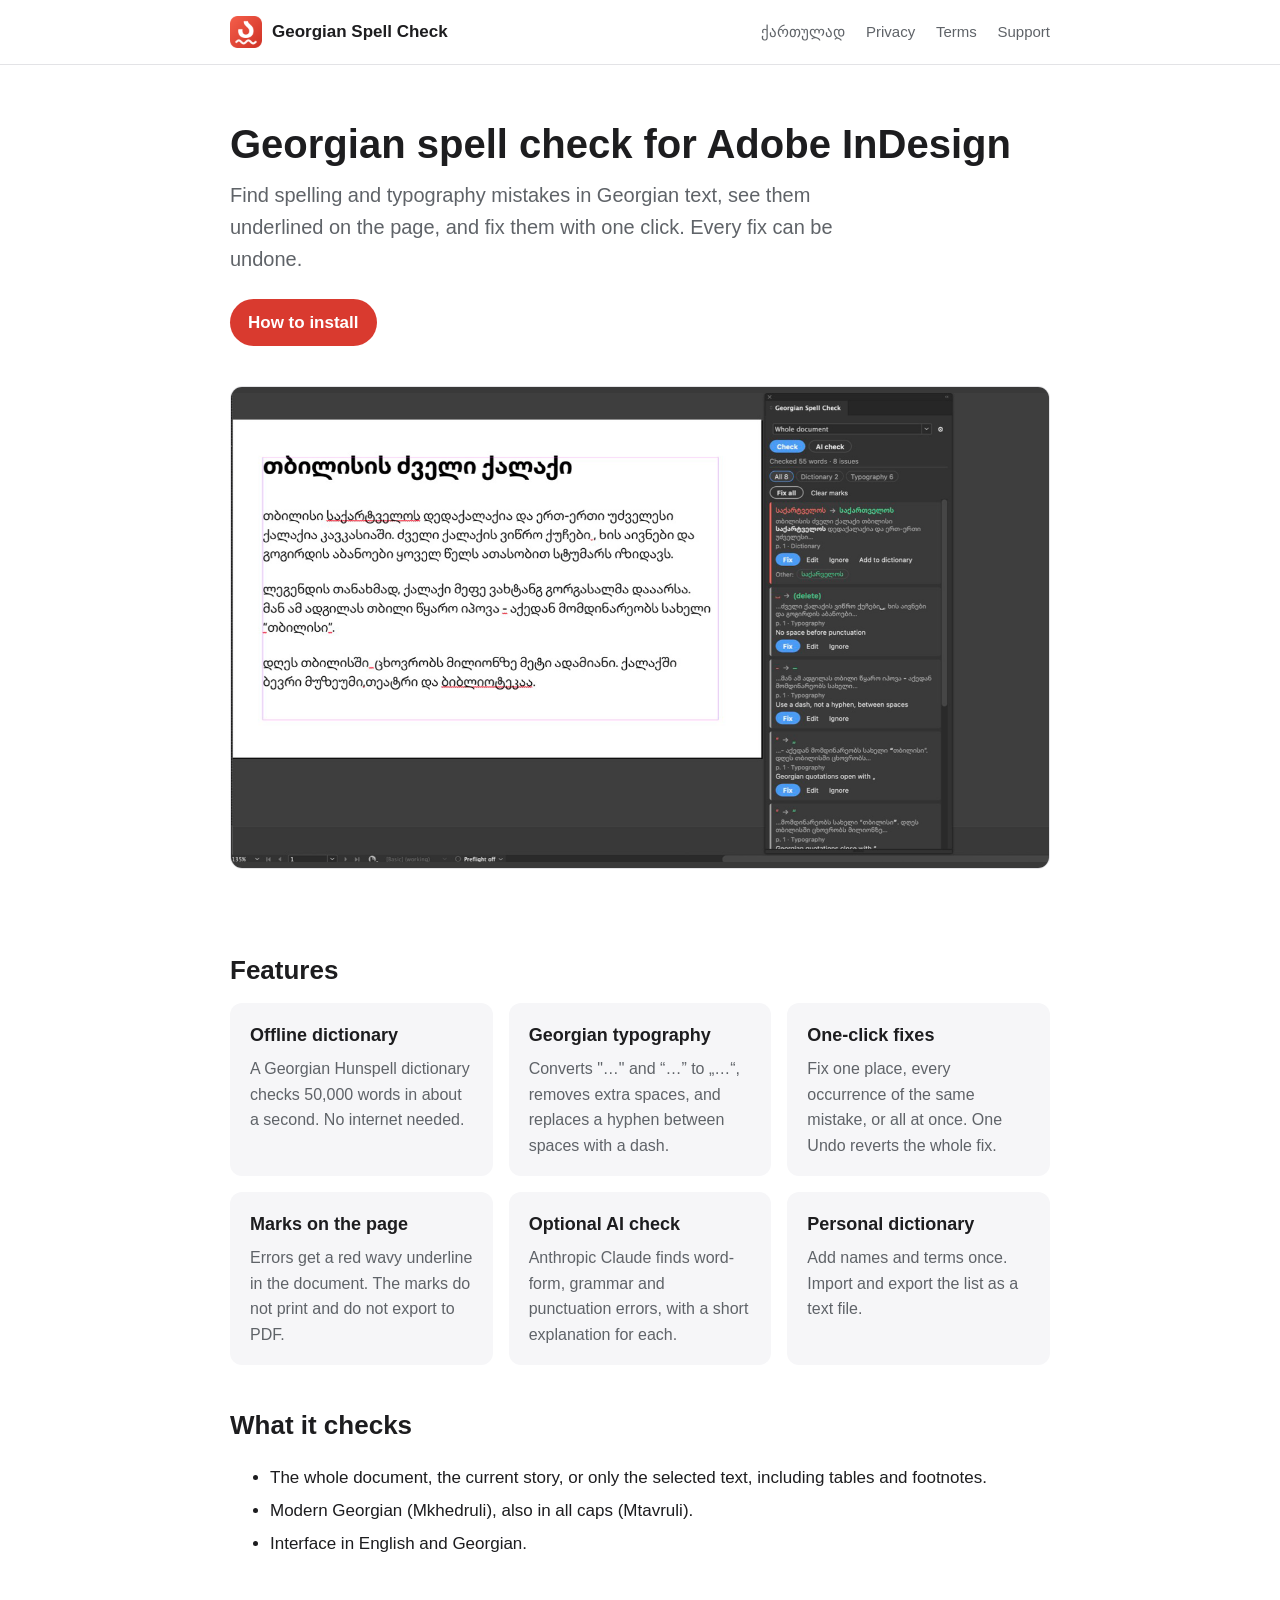
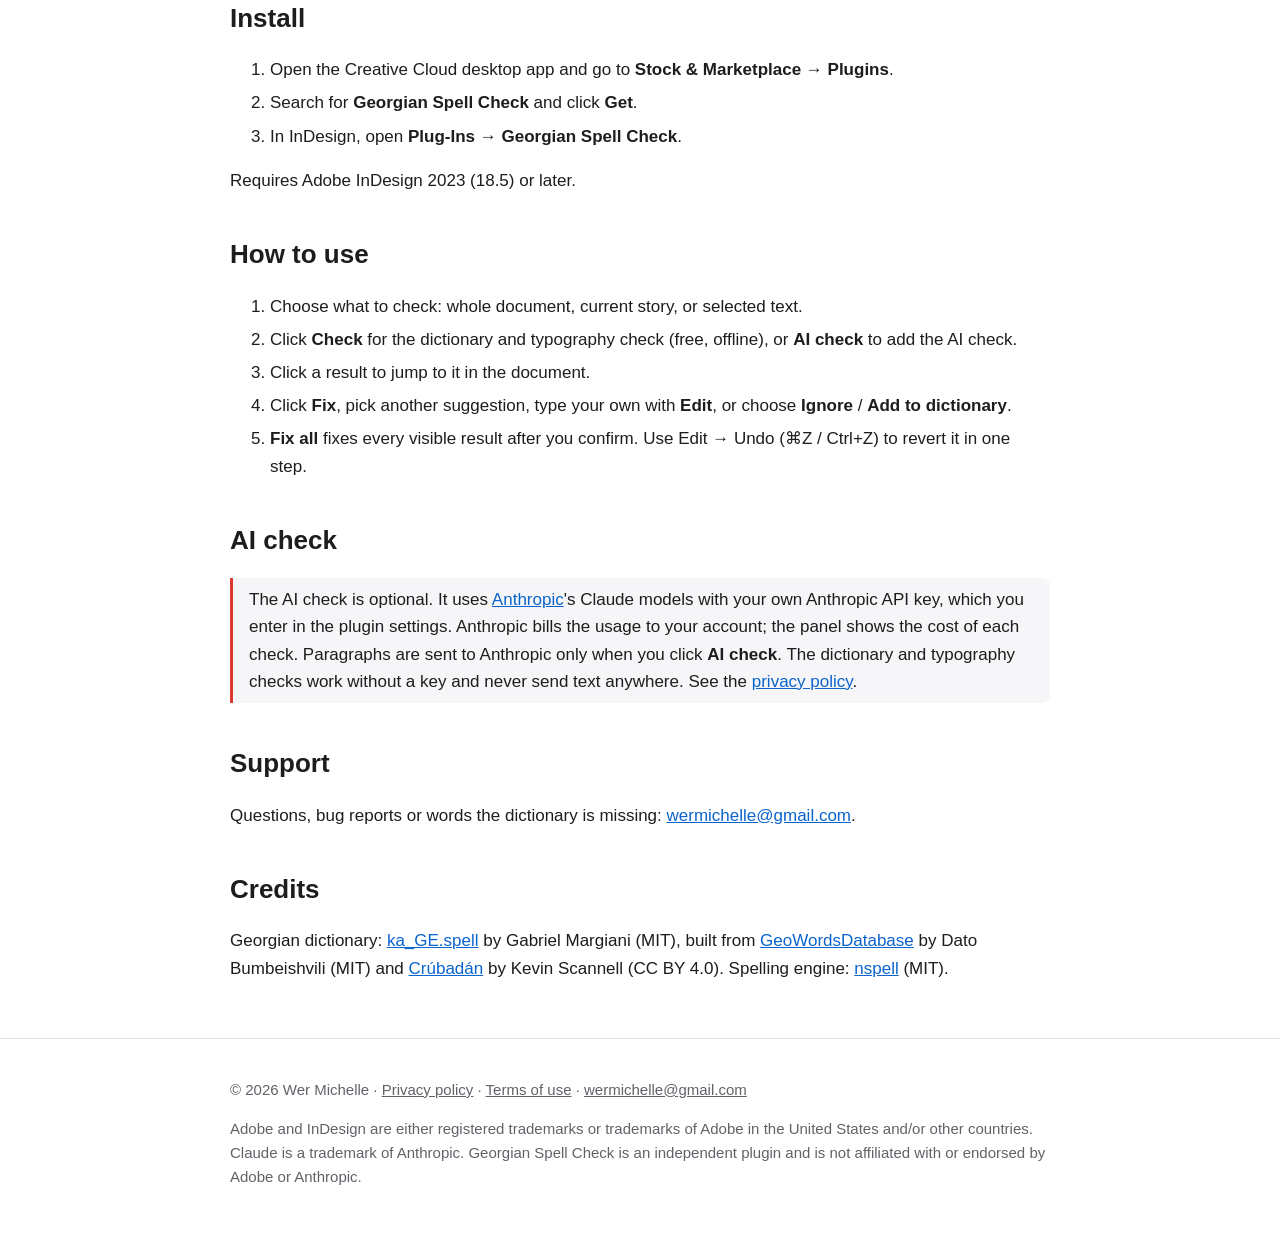
<file: index.html>
<!DOCTYPE html>
<html lang="en">
  <head>
    <meta charset="utf-8" />
    <meta name="viewport" content="width=device-width, initial-scale=1" />
    <title>Georgian Spell Check for Adobe InDesign</title>
    <meta name="description" content="Spelling and typography checker for Georgian text in Adobe InDesign: offline dictionary, Georgian quotes and dashes, optional AI check, one-click fixes." />
    <link rel="icon" href="assets/icon-96.png" />
    <link rel="stylesheet" href="style.css" />
  </head>
  <body>
    <header>
      <div class="wrap">
        <a class="brand" href="./"><img src="assets/icon-96.png" alt="" />Georgian Spell Check</a>
        <nav>
          <a href="ka.html" lang="ka">ქართულად</a>
          <a href="privacy.html">Privacy</a>
          <a href="terms.html">Terms</a>
          <a href="#support">Support</a>
        </nav>
      </div>
    </header>

    <main class="wrap">
      <section class="hero">
        <h1>Georgian spell check for Adobe InDesign</h1>
        <p>Find spelling and typography mistakes in Georgian text, see them underlined on the page, and fix them with one click. Every fix can be undone.</p>
        <a class="badge" href="#install">How to install</a>
      </section>

      <img class="shot" src="assets/screenshot-1.png" alt="The Georgian Spell Check panel next to an InDesign page with errors underlined in red" />

      <h2>Features</h2>
      <div class="grid">
        <div class="card"><h3>Offline dictionary</h3><p>A Georgian Hunspell dictionary checks 50,000 words in about a second. No internet needed.</p></div>
        <div class="card"><h3>Georgian typography</h3><p>Converts "…" and “…” to „…“, removes extra spaces, and replaces a hyphen between spaces with a dash.</p></div>
        <div class="card"><h3>One-click fixes</h3><p>Fix one place, every occurrence of the same mistake, or all at once. One Undo reverts the whole fix.</p></div>
        <div class="card"><h3>Marks on the page</h3><p>Errors get a red wavy underline in the document. The marks do not print and do not export to PDF.</p></div>
        <div class="card"><h3>Optional AI check</h3><p>Anthropic Claude finds word-form, grammar and punctuation errors, with a short explanation for each.</p></div>
        <div class="card"><h3>Personal dictionary</h3><p>Add names and terms once. Import and export the list as a text file.</p></div>
      </div>

      <h2>What it checks</h2>
      <ul>
        <li>The whole document, the current story, or only the selected text, including tables and footnotes.</li>
        <li>Modern Georgian (Mkhedruli), also in all caps (Mtavruli).</li>
        <li>Interface in English and Georgian.</li>
      </ul>

      <h2 id="install">Install</h2>
      <ol>
        <li>Open the Creative Cloud desktop app and go to <strong>Stock &amp; Marketplace → Plugins</strong>.</li>
        <li>Search for <strong>Georgian Spell Check</strong> and click <strong>Get</strong>.</li>
        <li>In InDesign, open <strong>Plug-Ins → Georgian Spell Check</strong>.</li>
      </ol>
      <p>Requires Adobe InDesign 2023 (18.5) or later.</p>

      <h2>How to use</h2>
      <ol>
        <li>Choose what to check: whole document, current story, or selected text.</li>
        <li>Click <strong>Check</strong> for the dictionary and typography check (free, offline), or <strong>AI check</strong> to add the AI check.</li>
        <li>Click a result to jump to it in the document.</li>
        <li>Click <strong>Fix</strong>, pick another suggestion, type your own with <strong>Edit</strong>, or choose <strong>Ignore</strong> / <strong>Add to dictionary</strong>.</li>
        <li><strong>Fix all</strong> fixes every visible result after you confirm. Use Edit → Undo (⌘Z / Ctrl+Z) to revert it in one step.</li>
      </ol>

      <h2>AI check</h2>
      <p class="note">The AI check is optional. It uses <a href="https://www.anthropic.com/">Anthropic</a>'s Claude models with your own Anthropic API key, which you enter in the plugin settings. Anthropic bills the usage to your account; the panel shows the cost of each check. Paragraphs are sent to Anthropic only when you click <strong>AI check</strong>. The dictionary and typography checks work without a key and never send text anywhere. See the <a href="privacy.html">privacy policy</a>.</p>

      <h2 id="support">Support</h2>
      <p>Questions, bug reports or words the dictionary is missing: <a href="mailto:wermichelle@gmail.com">wermichelle@gmail.com</a>.</p>

      <h2>Credits</h2>
      <p>Georgian dictionary: <a href="https://github.com/gamag/ka_GE.spell">ka_GE.spell</a> by Gabriel Margiani (MIT), built from <a href="https://github.com/bumbeishvili/GeoWordsDatabase">GeoWordsDatabase</a> by Dato Bumbeishvili (MIT) and <a href="http://crubadan.org/">Crúbadán</a> by Kevin Scannell (CC BY 4.0). Spelling engine: <a href="https://github.com/wooorm/nspell">nspell</a> (MIT).</p>
    </main>

    <footer>
      <div class="wrap">
        <p>© 2026 Wer Michelle · <a href="privacy.html">Privacy policy</a> · <a href="terms.html">Terms of use</a> · <a href="mailto:wermichelle@gmail.com">wermichelle@gmail.com</a></p>
        <p>Adobe and InDesign are either registered trademarks or trademarks of Adobe in the United States and/or other countries. Claude is a trademark of Anthropic. Georgian Spell Check is an independent plugin and is not affiliated with or endorsed by Adobe or Anthropic.</p>
      </div>
    </footer>
  </body>
</html>
</file>
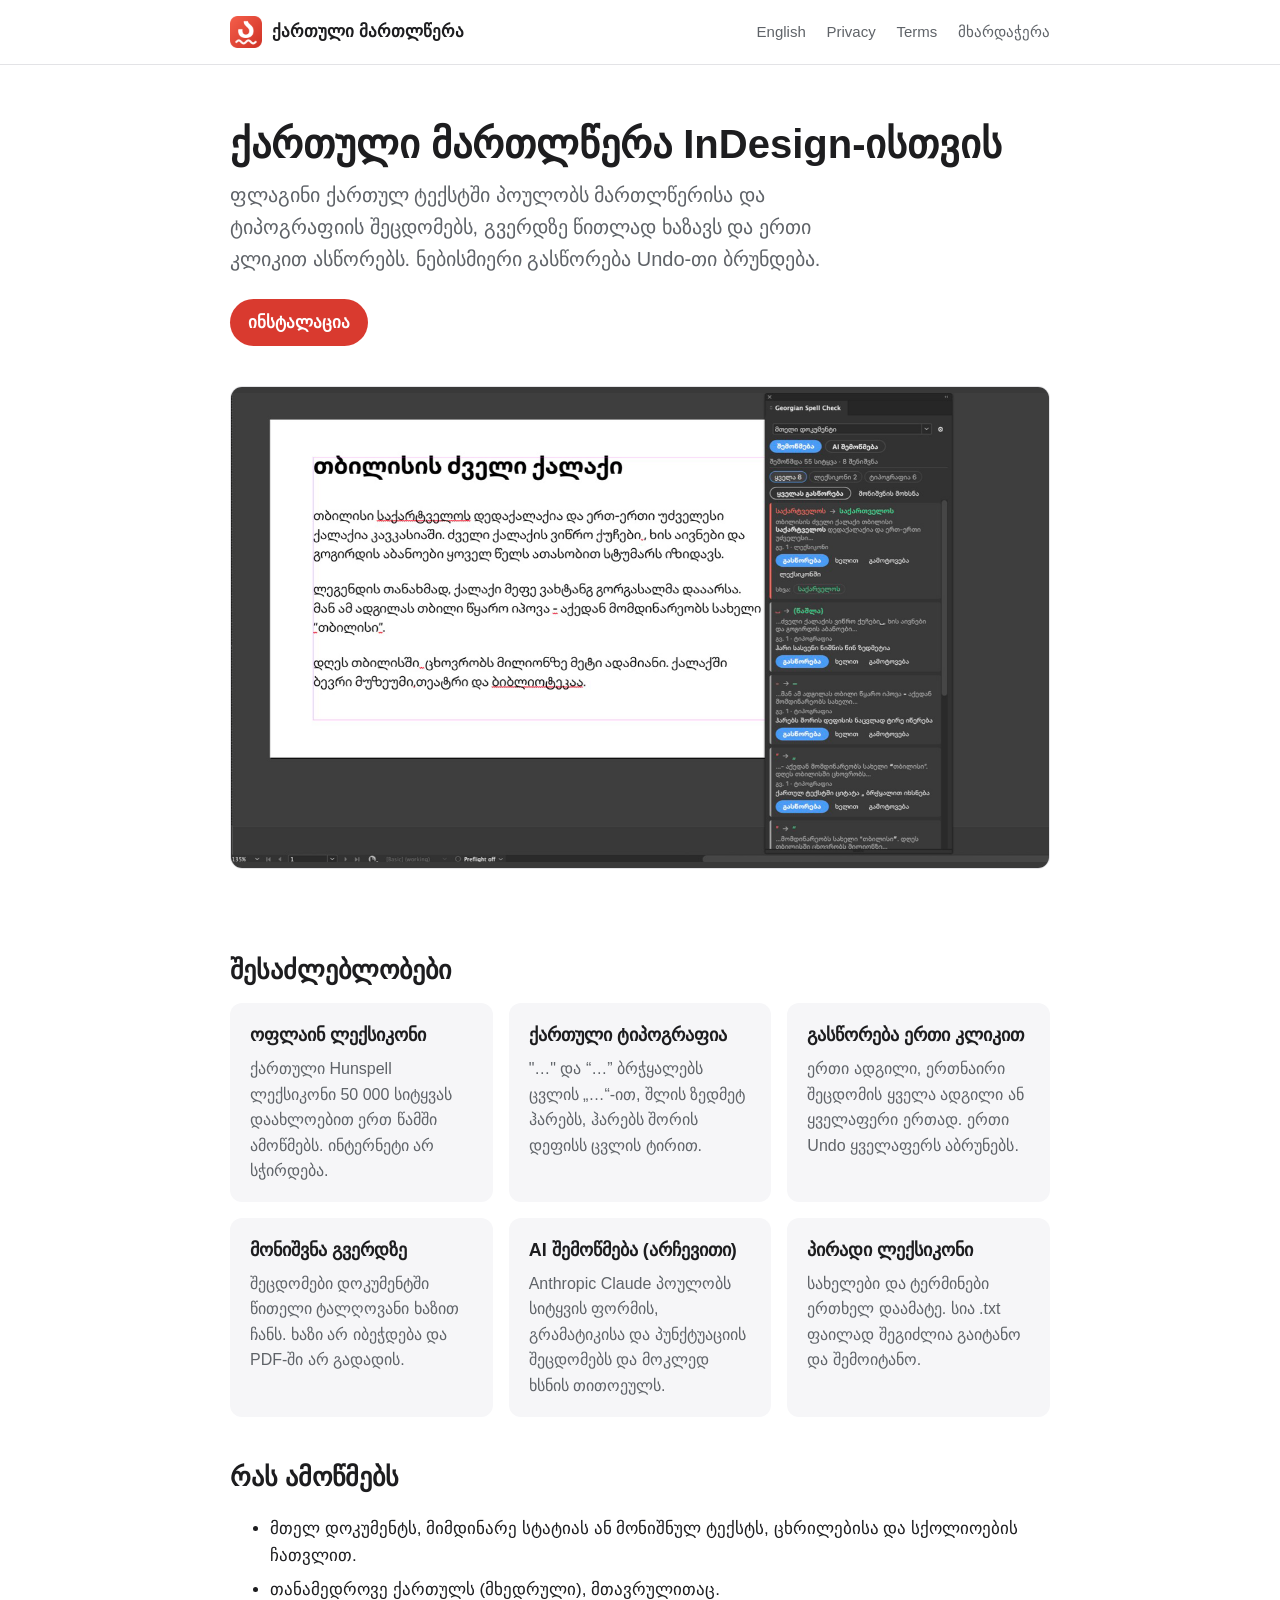
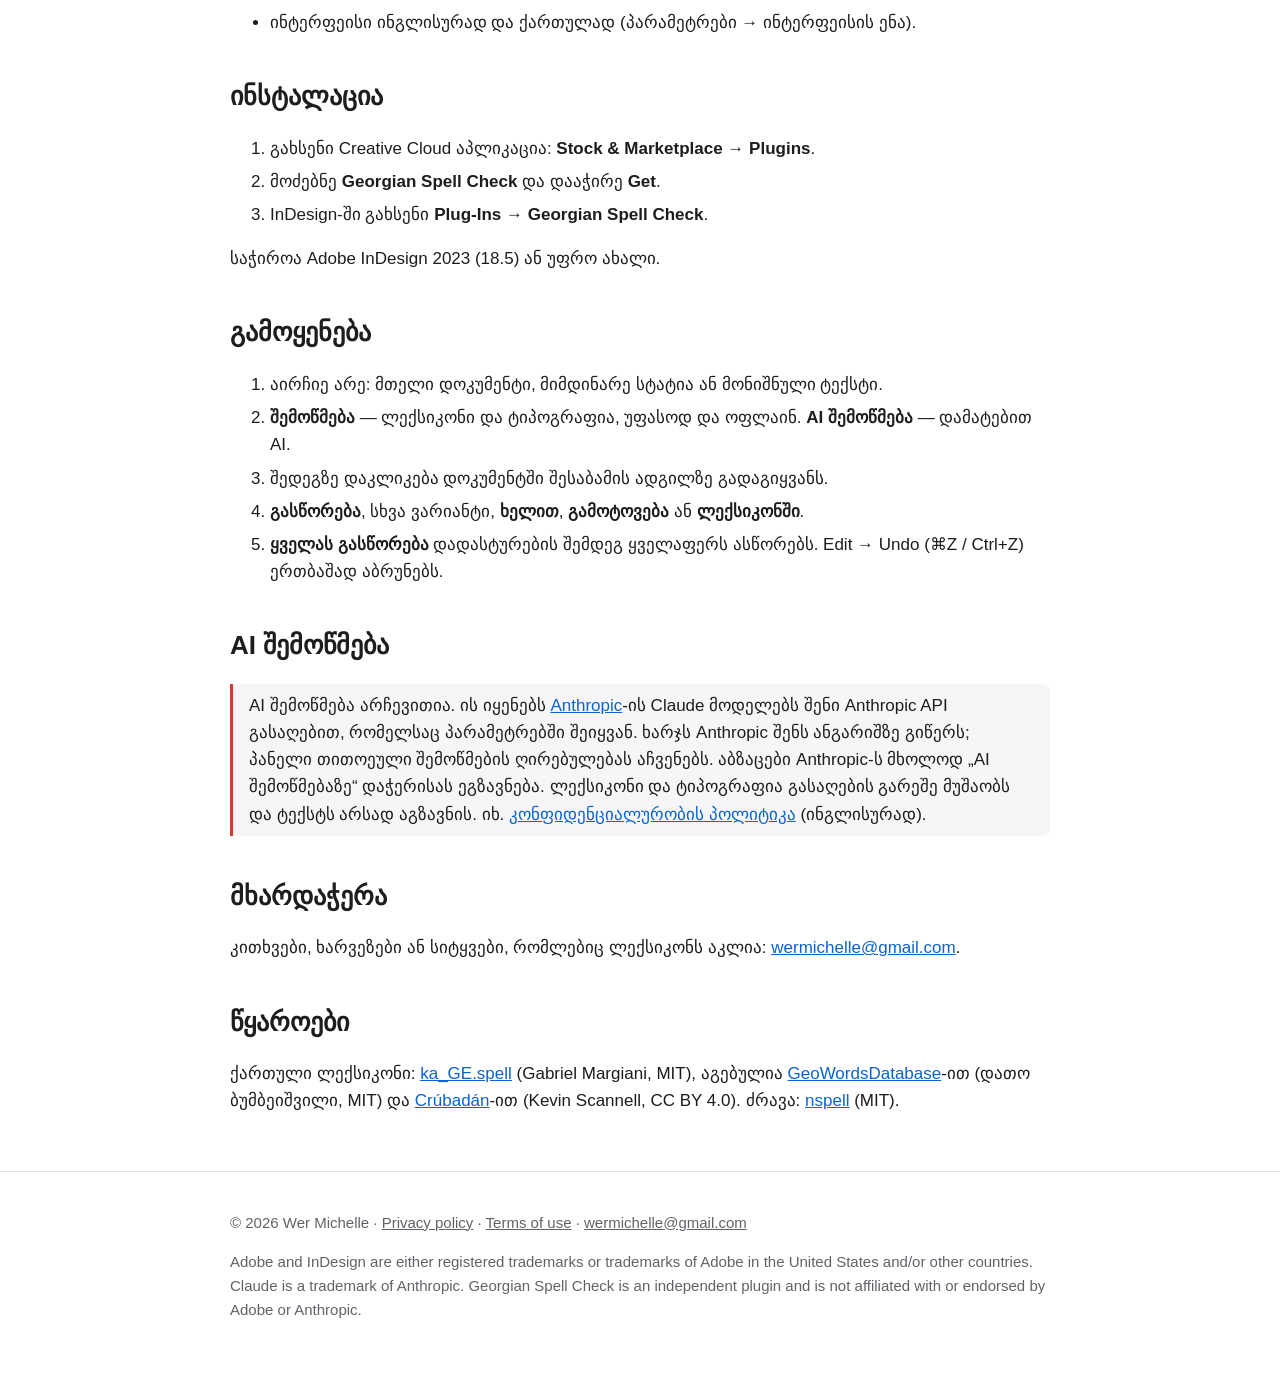
<file: ka.html>
<!DOCTYPE html>
<html lang="ka">
  <head>
    <meta charset="utf-8" />
    <meta name="viewport" content="width=device-width, initial-scale=1" />
    <title>ქართული მართლწერა — Adobe InDesign-ის ფლაგინი</title>
    <meta name="description" content="ქართული ტექსტის მართლწერისა და ტიპოგრაფიის შემოწმება Adobe InDesign-ში: ოფლაინ ლექსიკონი, ქართული ბრჭყალები და ტირე, AI შემოწმება, გასწორება ერთი კლიკით." />
    <link rel="icon" href="assets/icon-96.png" />
    <link rel="stylesheet" href="style.css" />
  </head>
  <body>
    <header>
      <div class="wrap">
        <a class="brand" href="ka.html"><img src="assets/icon-96.png" alt="" />ქართული მართლწერა</a>
        <nav>
          <a href="./" lang="en">English</a>
          <a href="privacy.html">Privacy</a>
          <a href="terms.html">Terms</a>
          <a href="#support">მხარდაჭერა</a>
        </nav>
      </div>
    </header>

    <main class="wrap">
      <section class="hero">
        <h1>ქართული მართლწერა InDesign-ისთვის</h1>
        <p>ფლაგინი ქართულ ტექსტში პოულობს მართლწერისა და ტიპოგრაფიის შეცდომებს, გვერდზე წითლად ხაზავს და ერთი კლიკით ასწორებს. ნებისმიერი გასწორება Undo-თი ბრუნდება.</p>
        <a class="badge" href="#install">ინსტალაცია</a>
      </section>

      <img class="shot" src="assets/screenshot-ka.png" alt="ქართული მართლწერის პანელი InDesign-ში, შეცდომები გვერდზე წითლად არის მონიშნული" />

      <h2>შესაძლებლობები</h2>
      <div class="grid">
        <div class="card"><h3>ოფლაინ ლექსიკონი</h3><p>ქართული Hunspell ლექსიკონი 50 000 სიტყვას დაახლოებით ერთ წამში ამოწმებს. ინტერნეტი არ სჭირდება.</p></div>
        <div class="card"><h3>ქართული ტიპოგრაფია</h3><p>"…" და “…” ბრჭყალებს ცვლის „…“-ით, შლის ზედმეტ ჰარებს, ჰარებს შორის დეფისს ცვლის ტირით.</p></div>
        <div class="card"><h3>გასწორება ერთი კლიკით</h3><p>ერთი ადგილი, ერთნაირი შეცდომის ყველა ადგილი ან ყველაფერი ერთად. ერთი Undo ყველაფერს აბრუნებს.</p></div>
        <div class="card"><h3>მონიშვნა გვერდზე</h3><p>შეცდომები დოკუმენტში წითელი ტალღოვანი ხაზით ჩანს. ხაზი არ იბეჭდება და PDF-ში არ გადადის.</p></div>
        <div class="card"><h3>AI შემოწმება (არჩევითი)</h3><p>Anthropic Claude პოულობს სიტყვის ფორმის, გრამატიკისა და პუნქტუაციის შეცდომებს და მოკლედ ხსნის თითოეულს.</p></div>
        <div class="card"><h3>პირადი ლექსიკონი</h3><p>სახელები და ტერმინები ერთხელ დაამატე. სია .txt ფაილად შეგიძლია გაიტანო და შემოიტანო.</p></div>
      </div>

      <h2>რას ამოწმებს</h2>
      <ul>
        <li>მთელ დოკუმენტს, მიმდინარე სტატიას ან მონიშნულ ტექსტს, ცხრილებისა და სქოლიოების ჩათვლით.</li>
        <li>თანამედროვე ქართულს (მხედრული), მთავრულითაც.</li>
        <li>ინტერფეისი ინგლისურად და ქართულად (პარამეტრები → ინტერფეისის ენა).</li>
      </ul>

      <h2 id="install">ინსტალაცია</h2>
      <ol>
        <li>გახსენი Creative Cloud აპლიკაცია: <strong>Stock &amp; Marketplace → Plugins</strong>.</li>
        <li>მოძებნე <strong>Georgian Spell Check</strong> და დააჭირე <strong>Get</strong>.</li>
        <li>InDesign-ში გახსენი <strong>Plug-Ins → Georgian Spell Check</strong>.</li>
      </ol>
      <p>საჭიროა Adobe InDesign 2023 (18.5) ან უფრო ახალი.</p>

      <h2>გამოყენება</h2>
      <ol>
        <li>აირჩიე არე: მთელი დოკუმენტი, მიმდინარე სტატია ან მონიშნული ტექსტი.</li>
        <li><strong>შემოწმება</strong> — ლექსიკონი და ტიპოგრაფია, უფასოდ და ოფლაინ. <strong>AI შემოწმება</strong> — დამატებით AI.</li>
        <li>შედეგზე დაკლიკება დოკუმენტში შესაბამის ადგილზე გადაგიყვანს.</li>
        <li><strong>გასწორება</strong>, სხვა ვარიანტი, <strong>ხელით</strong>, <strong>გამოტოვება</strong> ან <strong>ლექსიკონში</strong>.</li>
        <li><strong>ყველას გასწორება</strong> დადასტურების შემდეგ ყველაფერს ასწორებს. Edit → Undo (⌘Z / Ctrl+Z) ერთბაშად აბრუნებს.</li>
      </ol>

      <h2>AI შემოწმება</h2>
      <p class="note">AI შემოწმება არჩევითია. ის იყენებს <a href="https://www.anthropic.com/">Anthropic</a>-ის Claude მოდელებს შენი Anthropic API გასაღებით, რომელსაც პარამეტრებში შეიყვან. ხარჯს Anthropic შენს ანგარიშზე გიწერს; პანელი თითოეული შემოწმების ღირებულებას აჩვენებს. აბზაცები Anthropic-ს მხოლოდ „AI შემოწმებაზე“ დაჭერისას ეგზავნება. ლექსიკონი და ტიპოგრაფია გასაღების გარეშე მუშაობს და ტექსტს არსად აგზავნის. იხ. <a href="privacy.html">კონფიდენციალურობის პოლიტიკა</a> (ინგლისურად).</p>

      <h2 id="support">მხარდაჭერა</h2>
      <p>კითხვები, ხარვეზები ან სიტყვები, რომლებიც ლექსიკონს აკლია: <a href="mailto:wermichelle@gmail.com">wermichelle@gmail.com</a>.</p>

      <h2>წყაროები</h2>
      <p>ქართული ლექსიკონი: <a href="https://github.com/gamag/ka_GE.spell">ka_GE.spell</a> (Gabriel Margiani, MIT), აგებულია <a href="https://github.com/bumbeishvili/GeoWordsDatabase">GeoWordsDatabase</a>-ით (დათო ბუმბეიშვილი, MIT) და <a href="http://crubadan.org/">Crúbadán</a>-ით (Kevin Scannell, CC BY 4.0). ძრავა: <a href="https://github.com/wooorm/nspell">nspell</a> (MIT).</p>
    </main>

    <footer>
      <div class="wrap">
        <p>© 2026 Wer Michelle · <a href="privacy.html">Privacy policy</a> · <a href="terms.html">Terms of use</a> · <a href="mailto:wermichelle@gmail.com">wermichelle@gmail.com</a></p>
        <p>Adobe and InDesign are either registered trademarks or trademarks of Adobe in the United States and/or other countries. Claude is a trademark of Anthropic. Georgian Spell Check is an independent plugin and is not affiliated with or endorsed by Adobe or Anthropic.</p>
      </div>
    </footer>
  </body>
</html>
</file>
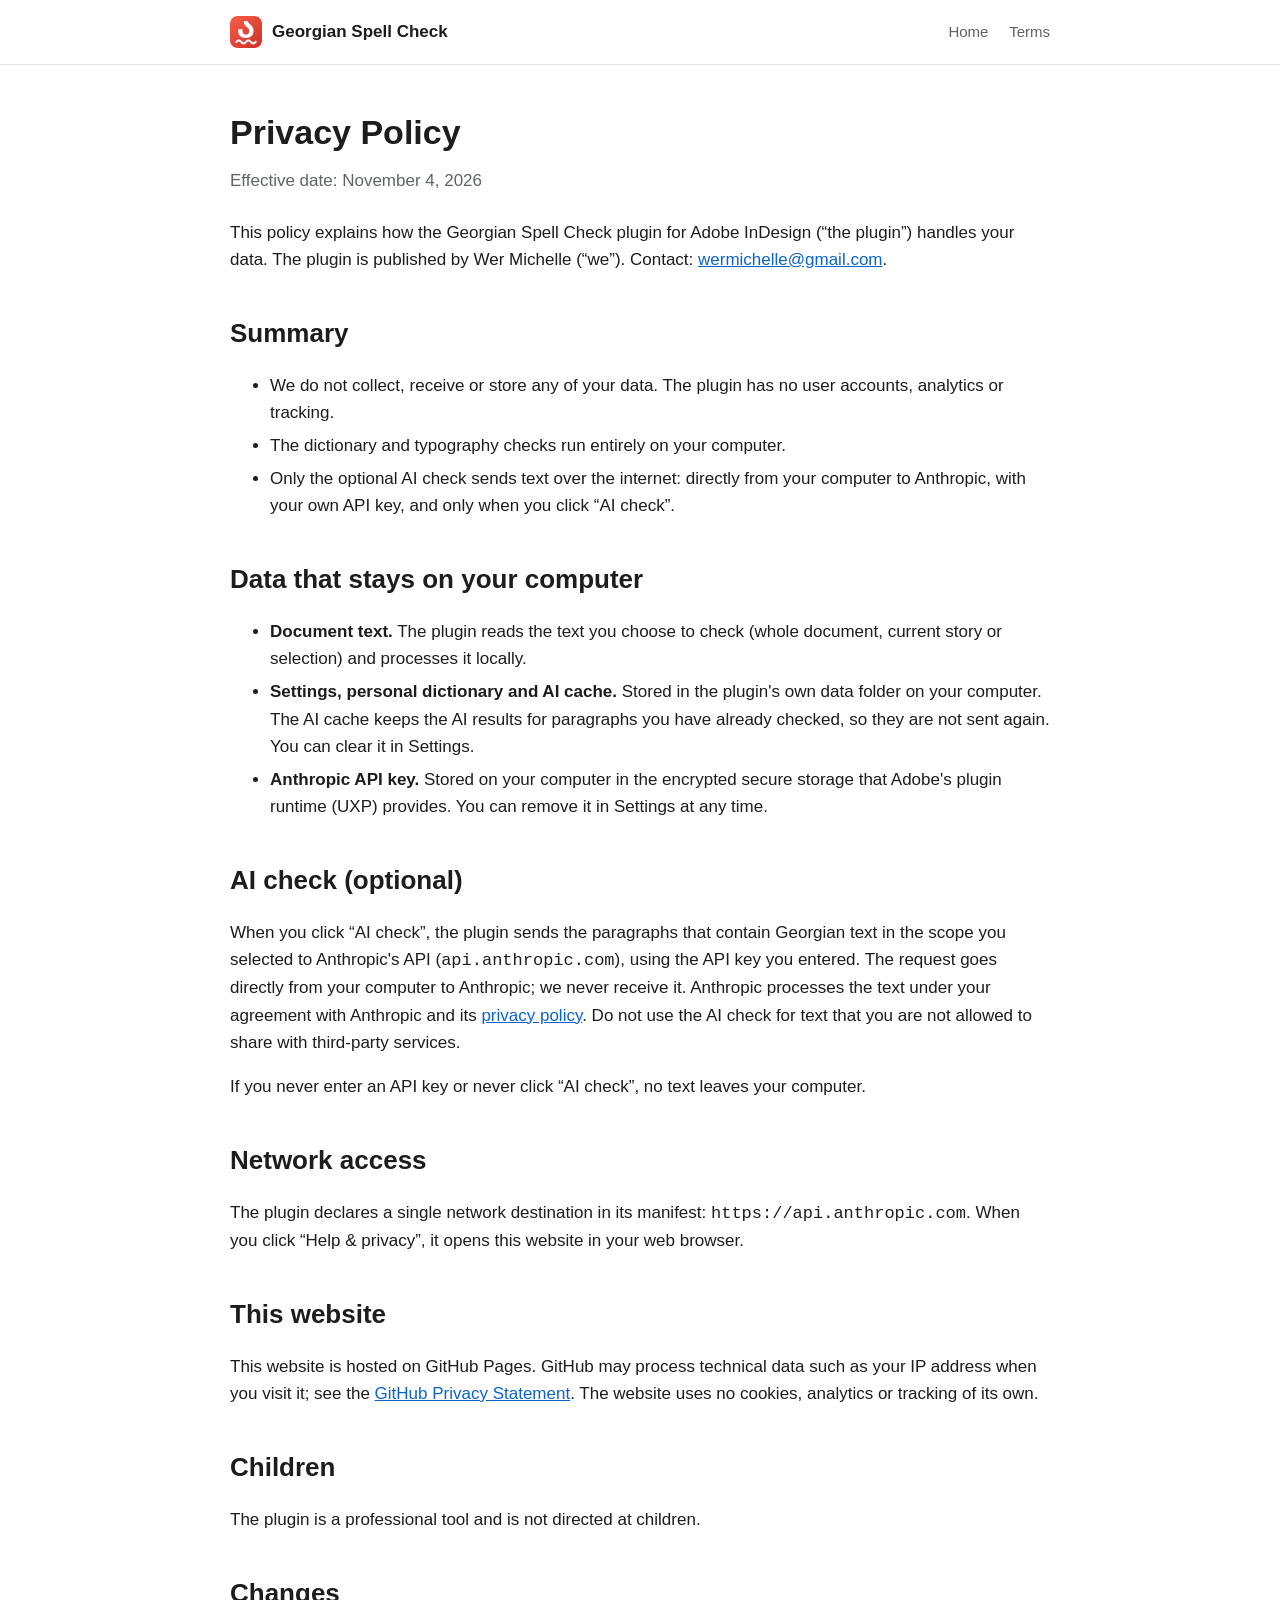
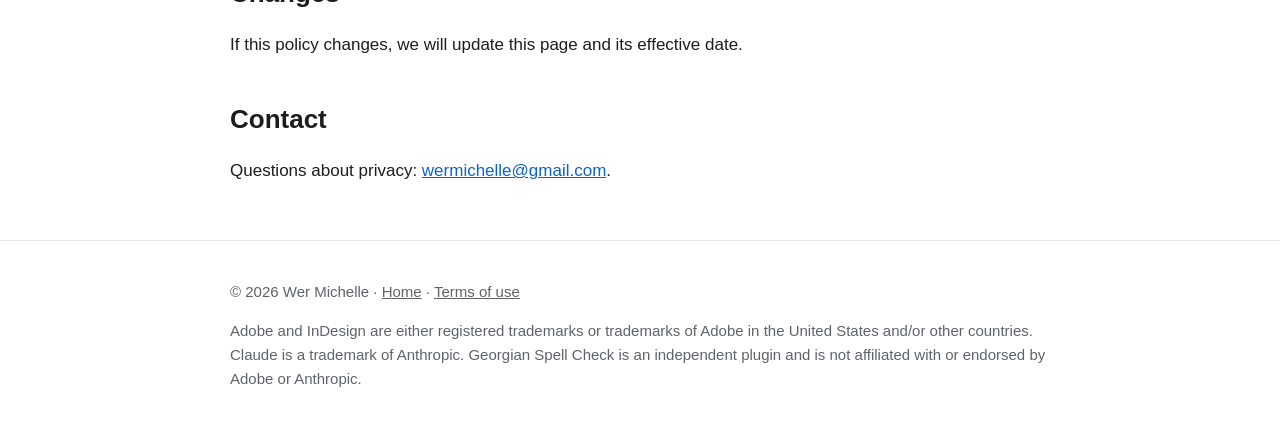
<file: privacy.html>
<!DOCTYPE html>
<html lang="en">
  <head>
    <meta charset="utf-8" />
    <meta name="viewport" content="width=device-width, initial-scale=1" />
    <title>Privacy Policy — Georgian Spell Check</title>
    <link rel="icon" href="assets/icon-96.png" />
    <link rel="stylesheet" href="style.css" />
  </head>
  <body>
    <header>
      <div class="wrap">
        <a class="brand" href="./"><img src="assets/icon-96.png" alt="" />Georgian Spell Check</a>
        <nav>
          <a href="./">Home</a>
          <a href="terms.html">Terms</a>
        </nav>
      </div>
    </header>

    <main class="wrap doc">
      <h1>Privacy Policy</h1>
      <p class="updated">Effective date: November 4, 2026</p>

      <p>This policy explains how the Georgian Spell Check plugin for Adobe InDesign (“the plugin”) handles your data. The plugin is published by Wer Michelle (“we”). Contact: <a href="mailto:wermichelle@gmail.com">wermichelle@gmail.com</a>.</p>

      <h2>Summary</h2>
      <ul>
        <li>We do not collect, receive or store any of your data. The plugin has no user accounts, analytics or tracking.</li>
        <li>The dictionary and typography checks run entirely on your computer.</li>
        <li>Only the optional AI check sends text over the internet: directly from your computer to Anthropic, with your own API key, and only when you click “AI check”.</li>
      </ul>

      <h2>Data that stays on your computer</h2>
      <ul>
        <li><strong>Document text.</strong> The plugin reads the text you choose to check (whole document, current story or selection) and processes it locally.</li>
        <li><strong>Settings, personal dictionary and AI cache.</strong> Stored in the plugin's own data folder on your computer. The AI cache keeps the AI results for paragraphs you have already checked, so they are not sent again. You can clear it in Settings.</li>
        <li><strong>Anthropic API key.</strong> Stored on your computer in the encrypted secure storage that Adobe's plugin runtime (UXP) provides. You can remove it in Settings at any time.</li>
      </ul>

      <h2>AI check (optional)</h2>
      <p>When you click “AI check”, the plugin sends the paragraphs that contain Georgian text in the scope you selected to Anthropic's API (<code>api.anthropic.com</code>), using the API key you entered. The request goes directly from your computer to Anthropic; we never receive it. Anthropic processes the text under your agreement with Anthropic and its <a href="https://www.anthropic.com/legal/privacy">privacy policy</a>. Do not use the AI check for text that you are not allowed to share with third-party services.</p>
      <p>If you never enter an API key or never click “AI check”, no text leaves your computer.</p>

      <h2>Network access</h2>
      <p>The plugin declares a single network destination in its manifest: <code>https://api.anthropic.com</code>. When you click “Help &amp; privacy”, it opens this website in your web browser.</p>

      <h2>This website</h2>
      <p>This website is hosted on GitHub Pages. GitHub may process technical data such as your IP address when you visit it; see the <a href="https://docs.github.com/en/site-policy/privacy-policies/github-general-privacy-statement">GitHub Privacy Statement</a>. The website uses no cookies, analytics or tracking of its own.</p>

      <h2>Children</h2>
      <p>The plugin is a professional tool and is not directed at children.</p>

      <h2>Changes</h2>
      <p>If this policy changes, we will update this page and its effective date.</p>

      <h2>Contact</h2>
      <p>Questions about privacy: <a href="mailto:wermichelle@gmail.com">wermichelle@gmail.com</a>.</p>
    </main>

    <footer>
      <div class="wrap">
        <p>© 2026 Wer Michelle · <a href="./">Home</a> · <a href="terms.html">Terms of use</a></p>
        <p>Adobe and InDesign are either registered trademarks or trademarks of Adobe in the United States and/or other countries. Claude is a trademark of Anthropic. Georgian Spell Check is an independent plugin and is not affiliated with or endorsed by Adobe or Anthropic.</p>
      </div>
    </footer>
  </body>
</html>
</file>
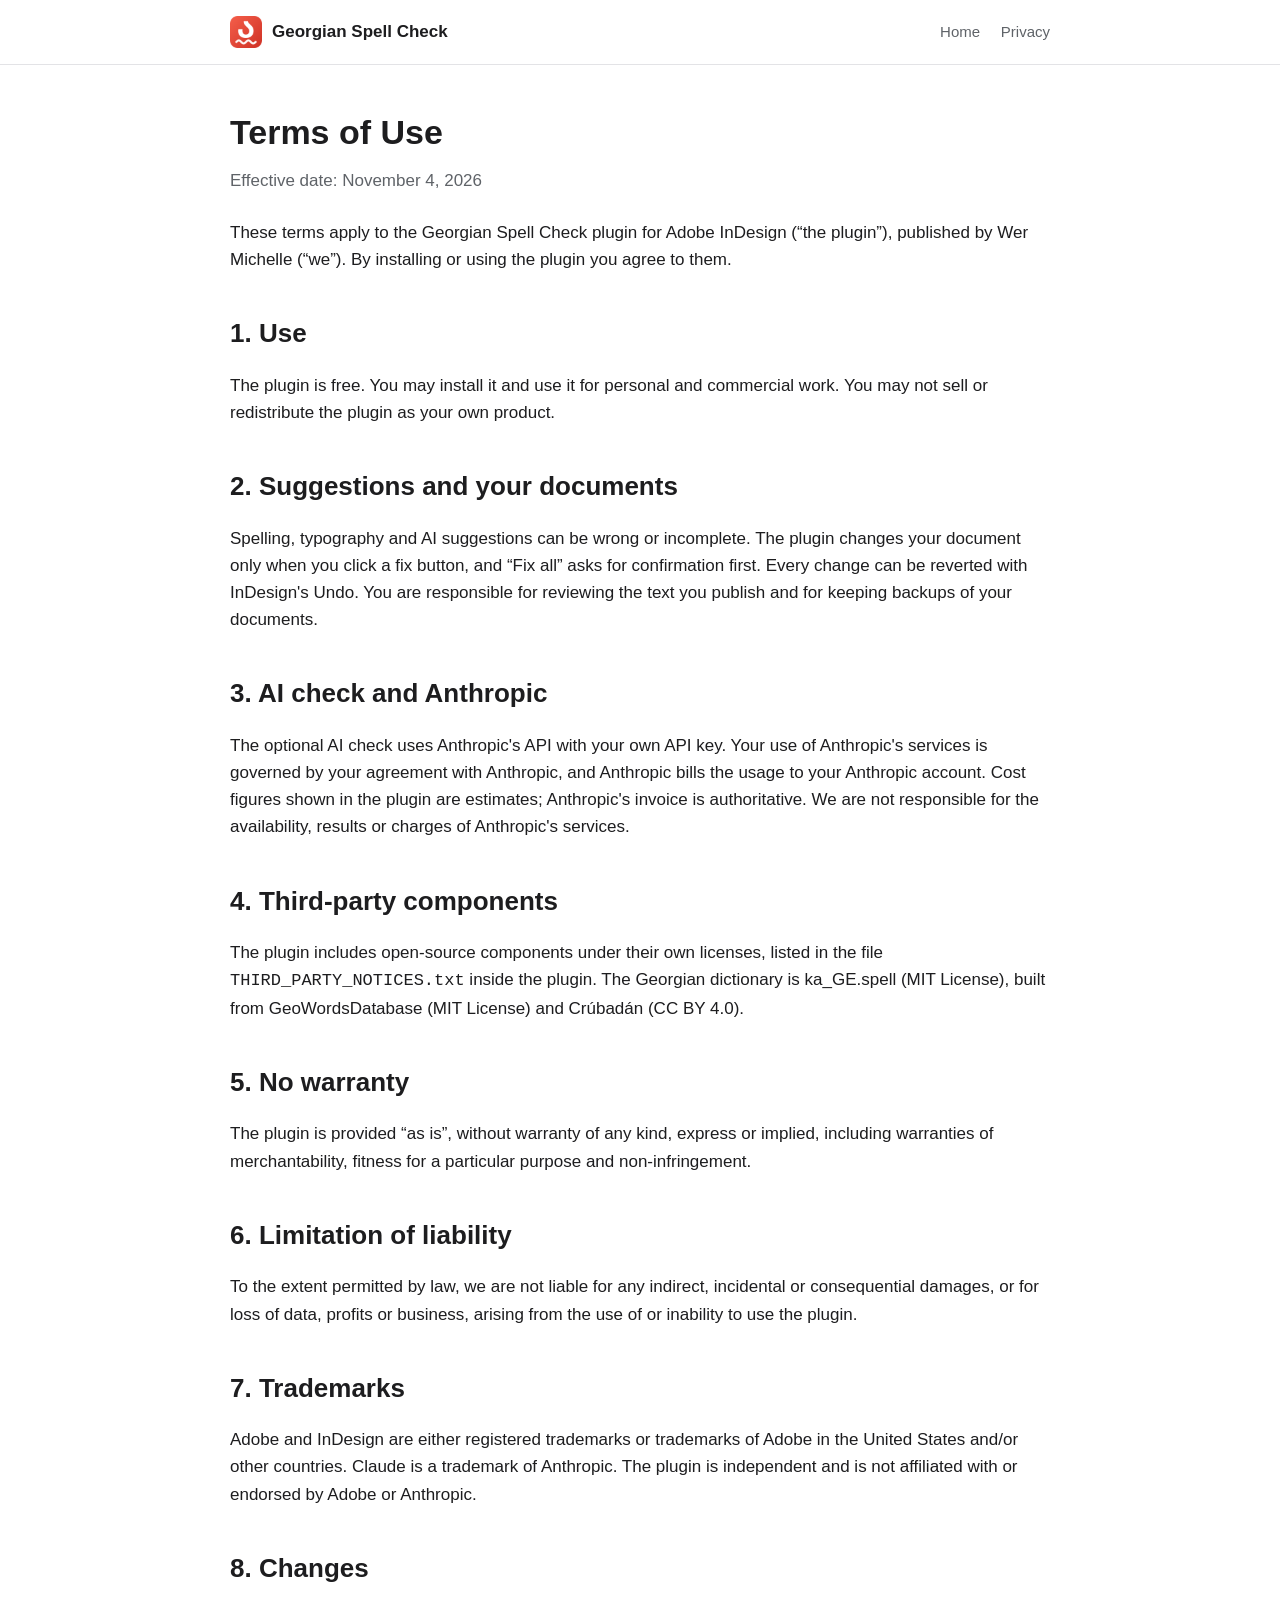
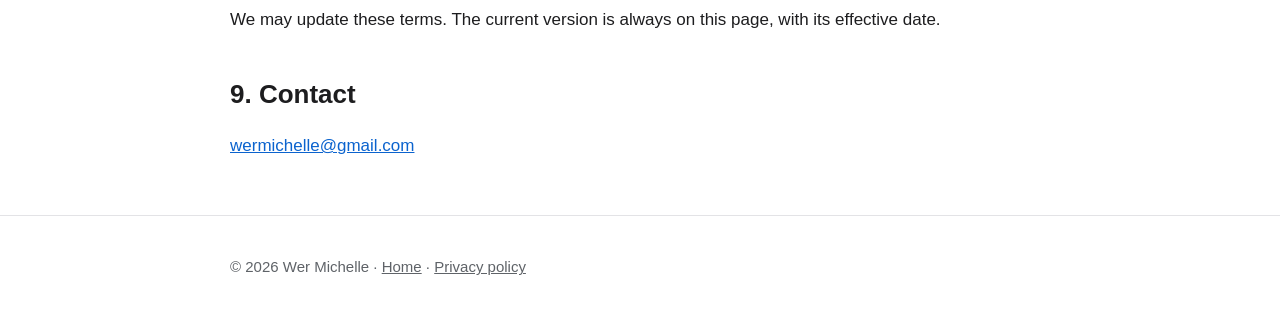
<file: terms.html>
<!DOCTYPE html>
<html lang="en">
  <head>
    <meta charset="utf-8" />
    <meta name="viewport" content="width=device-width, initial-scale=1" />
    <title>Terms of Use — Georgian Spell Check</title>
    <link rel="icon" href="assets/icon-96.png" />
    <link rel="stylesheet" href="style.css" />
  </head>
  <body>
    <header>
      <div class="wrap">
        <a class="brand" href="./"><img src="assets/icon-96.png" alt="" />Georgian Spell Check</a>
        <nav>
          <a href="./">Home</a>
          <a href="privacy.html">Privacy</a>
        </nav>
      </div>
    </header>

    <main class="wrap doc">
      <h1>Terms of Use</h1>
      <p class="updated">Effective date: November 4, 2026</p>

      <p>These terms apply to the Georgian Spell Check plugin for Adobe InDesign (“the plugin”), published by Wer Michelle (“we”). By installing or using the plugin you agree to them.</p>

      <h2>1. Use</h2>
      <p>The plugin is free. You may install it and use it for personal and commercial work. You may not sell or redistribute the plugin as your own product.</p>

      <h2>2. Suggestions and your documents</h2>
      <p>Spelling, typography and AI suggestions can be wrong or incomplete. The plugin changes your document only when you click a fix button, and “Fix all” asks for confirmation first. Every change can be reverted with InDesign's Undo. You are responsible for reviewing the text you publish and for keeping backups of your documents.</p>

      <h2>3. AI check and Anthropic</h2>
      <p>The optional AI check uses Anthropic's API with your own API key. Your use of Anthropic's services is governed by your agreement with Anthropic, and Anthropic bills the usage to your Anthropic account. Cost figures shown in the plugin are estimates; Anthropic's invoice is authoritative. We are not responsible for the availability, results or charges of Anthropic's services.</p>

      <h2>4. Third-party components</h2>
      <p>The plugin includes open-source components under their own licenses, listed in the file <code>THIRD_PARTY_NOTICES.txt</code> inside the plugin. The Georgian dictionary is ka_GE.spell (MIT License), built from GeoWordsDatabase (MIT License) and Crúbadán (CC BY 4.0).</p>

      <h2>5. No warranty</h2>
      <p>The plugin is provided “as is”, without warranty of any kind, express or implied, including warranties of merchantability, fitness for a particular purpose and non-infringement.</p>

      <h2>6. Limitation of liability</h2>
      <p>To the extent permitted by law, we are not liable for any indirect, incidental or consequential damages, or for loss of data, profits or business, arising from the use of or inability to use the plugin.</p>

      <h2>7. Trademarks</h2>
      <p>Adobe and InDesign are either registered trademarks or trademarks of Adobe in the United States and/or other countries. Claude is a trademark of Anthropic. The plugin is independent and is not affiliated with or endorsed by Adobe or Anthropic.</p>

      <h2>8. Changes</h2>
      <p>We may update these terms. The current version is always on this page, with its effective date.</p>

      <h2>9. Contact</h2>
      <p><a href="mailto:wermichelle@gmail.com">wermichelle@gmail.com</a></p>
    </main>

    <footer>
      <div class="wrap">
        <p>© 2026 Wer Michelle · <a href="./">Home</a> · <a href="privacy.html">Privacy policy</a></p>
      </div>
    </footer>
  </body>
</html>
</file>
<file: style.css>
:root {
  --bg: #ffffff;
  --text: #1d1d1f;
  --muted: #5f6368;
  --line: #e3e3e6;
  --card: #f6f6f8;
  --accent: #d93a2f;
  --link: #0b63ce;
}

@media (prefers-color-scheme: dark) {
  :root {
    --bg: #18191b;
    --text: #ececec;
    --muted: #a3a6ab;
    --line: #2e3034;
    --card: #222428;
    --accent: #ff6a5f;
    --link: #6ea8ff;
  }
}

* {
  box-sizing: border-box;
}

body {
  margin: 0;
  background: var(--bg);
  color: var(--text);
  font: 17px/1.6 -apple-system, BlinkMacSystemFont, "Segoe UI", "Noto Sans", "Noto Sans Georgian", Helvetica, Arial, sans-serif;
}

a {
  color: var(--link);
}

.wrap {
  max-width: 860px;
  margin: 0 auto;
  padding: 0 20px;
}

header {
  border-bottom: 1px solid var(--line);
}

header .wrap {
  display: flex;
  align-items: center;
  justify-content: space-between;
  height: 64px;
}

.brand {
  display: flex;
  align-items: center;
  gap: 10px;
  font-weight: 700;
  color: var(--text);
  text-decoration: none;
}

.brand img {
  width: 32px;
  height: 32px;
}

nav a {
  margin-left: 16px;
  text-decoration: none;
  color: var(--muted);
  font-size: 15px;
}

nav a:hover {
  color: var(--text);
}

.hero {
  padding: 56px 0 32px;
}

.hero h1 {
  font-size: 40px;
  line-height: 1.15;
  margin: 0 0 12px;
}

.hero p {
  font-size: 20px;
  color: var(--muted);
  margin: 0 0 24px;
  max-width: 640px;
}

.badge {
  display: inline-block;
  padding: 10px 18px;
  border-radius: 999px;
  background: var(--accent);
  color: #fff;
  font-weight: 600;
  text-decoration: none;
}

.shot {
  width: 100%;
  border-radius: 12px;
  border: 1px solid var(--line);
  margin: 8px 0 32px;
}

h2 {
  font-size: 26px;
  margin: 40px 0 12px;
}

.grid {
  display: grid;
  grid-template-columns: repeat(auto-fit, minmax(240px, 1fr));
  gap: 16px;
}

.card {
  background: var(--card);
  border-radius: 12px;
  padding: 18px 20px;
}

.card h3 {
  margin: 0 0 6px;
  font-size: 18px;
}

.card p {
  margin: 0;
  color: var(--muted);
  font-size: 16px;
}

ol li,
ul li {
  margin: 6px 0;
}

.note {
  border-left: 3px solid var(--accent);
  padding: 8px 16px;
  background: var(--card);
  border-radius: 0 8px 8px 0;
}

footer {
  margin-top: 56px;
  border-top: 1px solid var(--line);
  padding: 24px 0 40px;
  color: var(--muted);
  font-size: 15px;
}

footer a {
  color: var(--muted);
}

.doc h1 {
  font-size: 34px;
  margin: 40px 0 8px;
}

.doc .updated {
  color: var(--muted);
  margin: 0 0 24px;
}

@media (max-width: 520px) {
  .hero h1 {
    font-size: 30px;
  }
  nav a {
    margin-left: 10px;
  }
}
</file>
